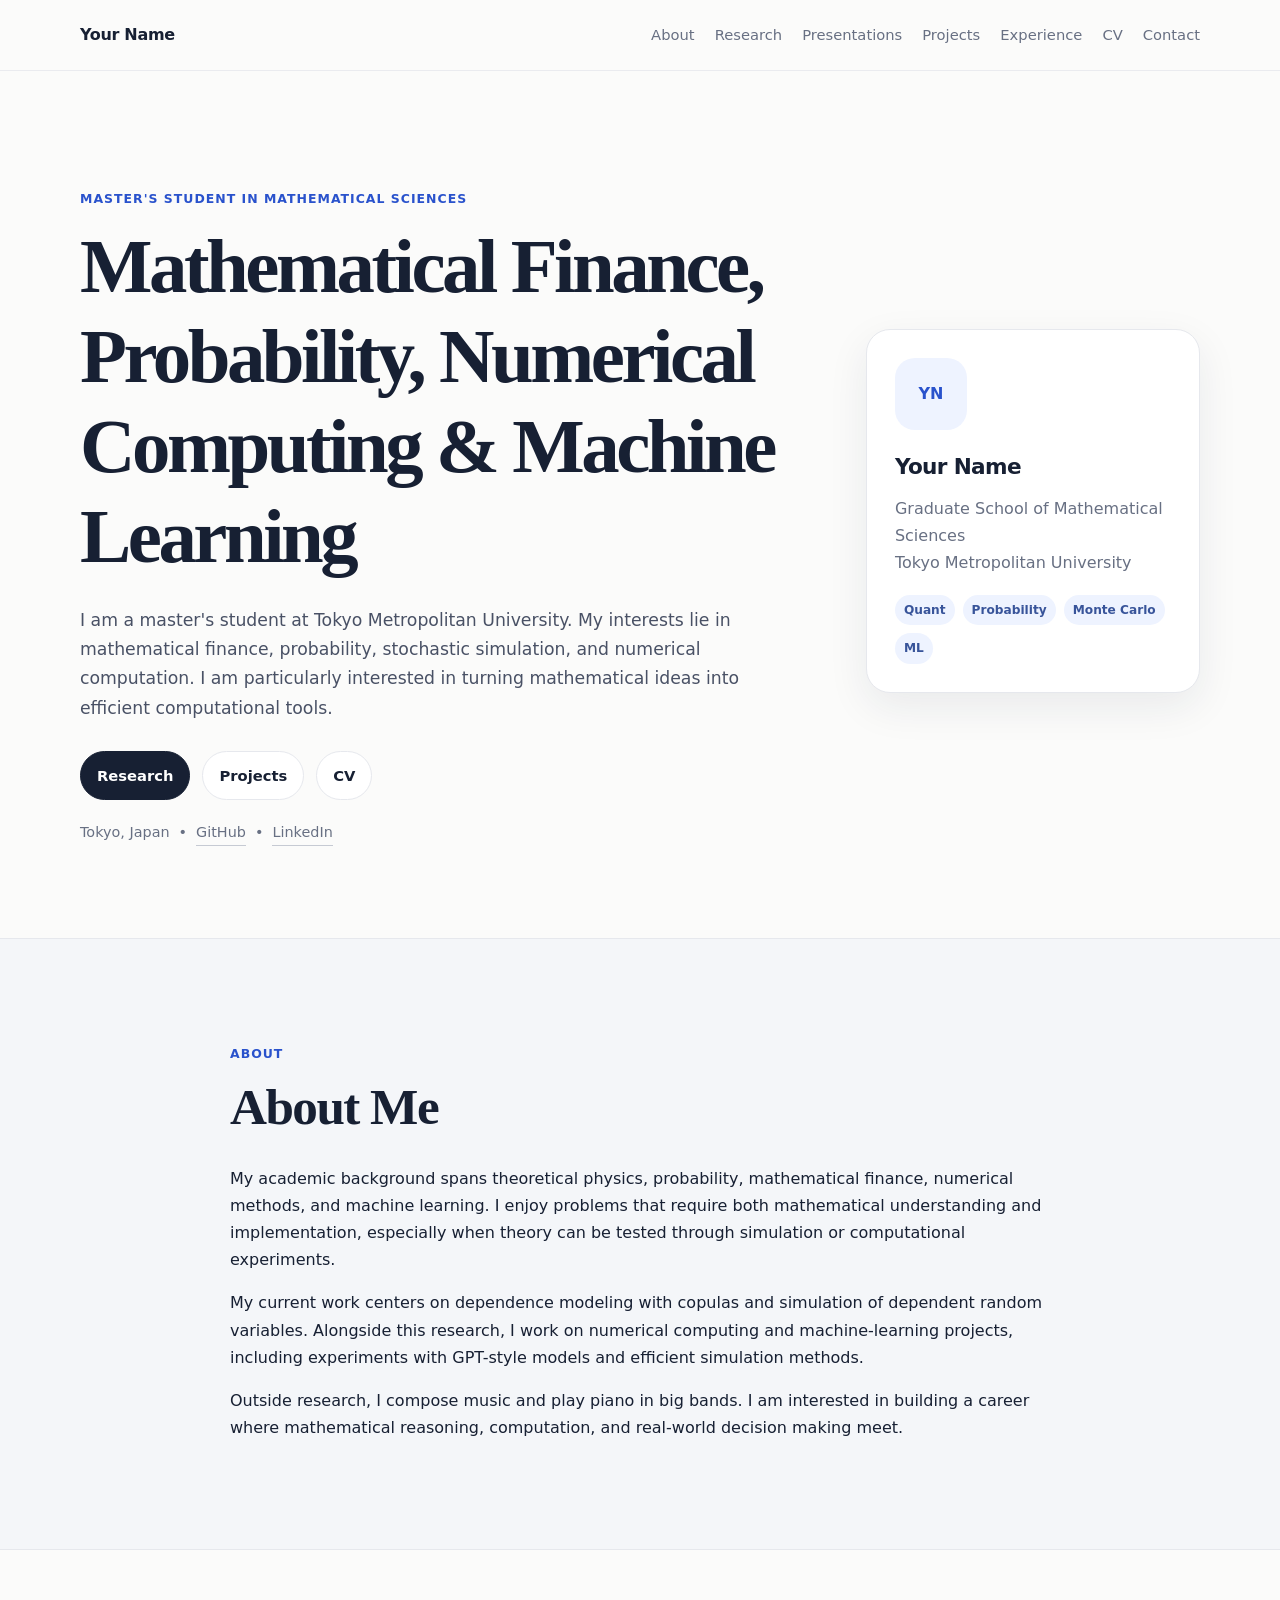
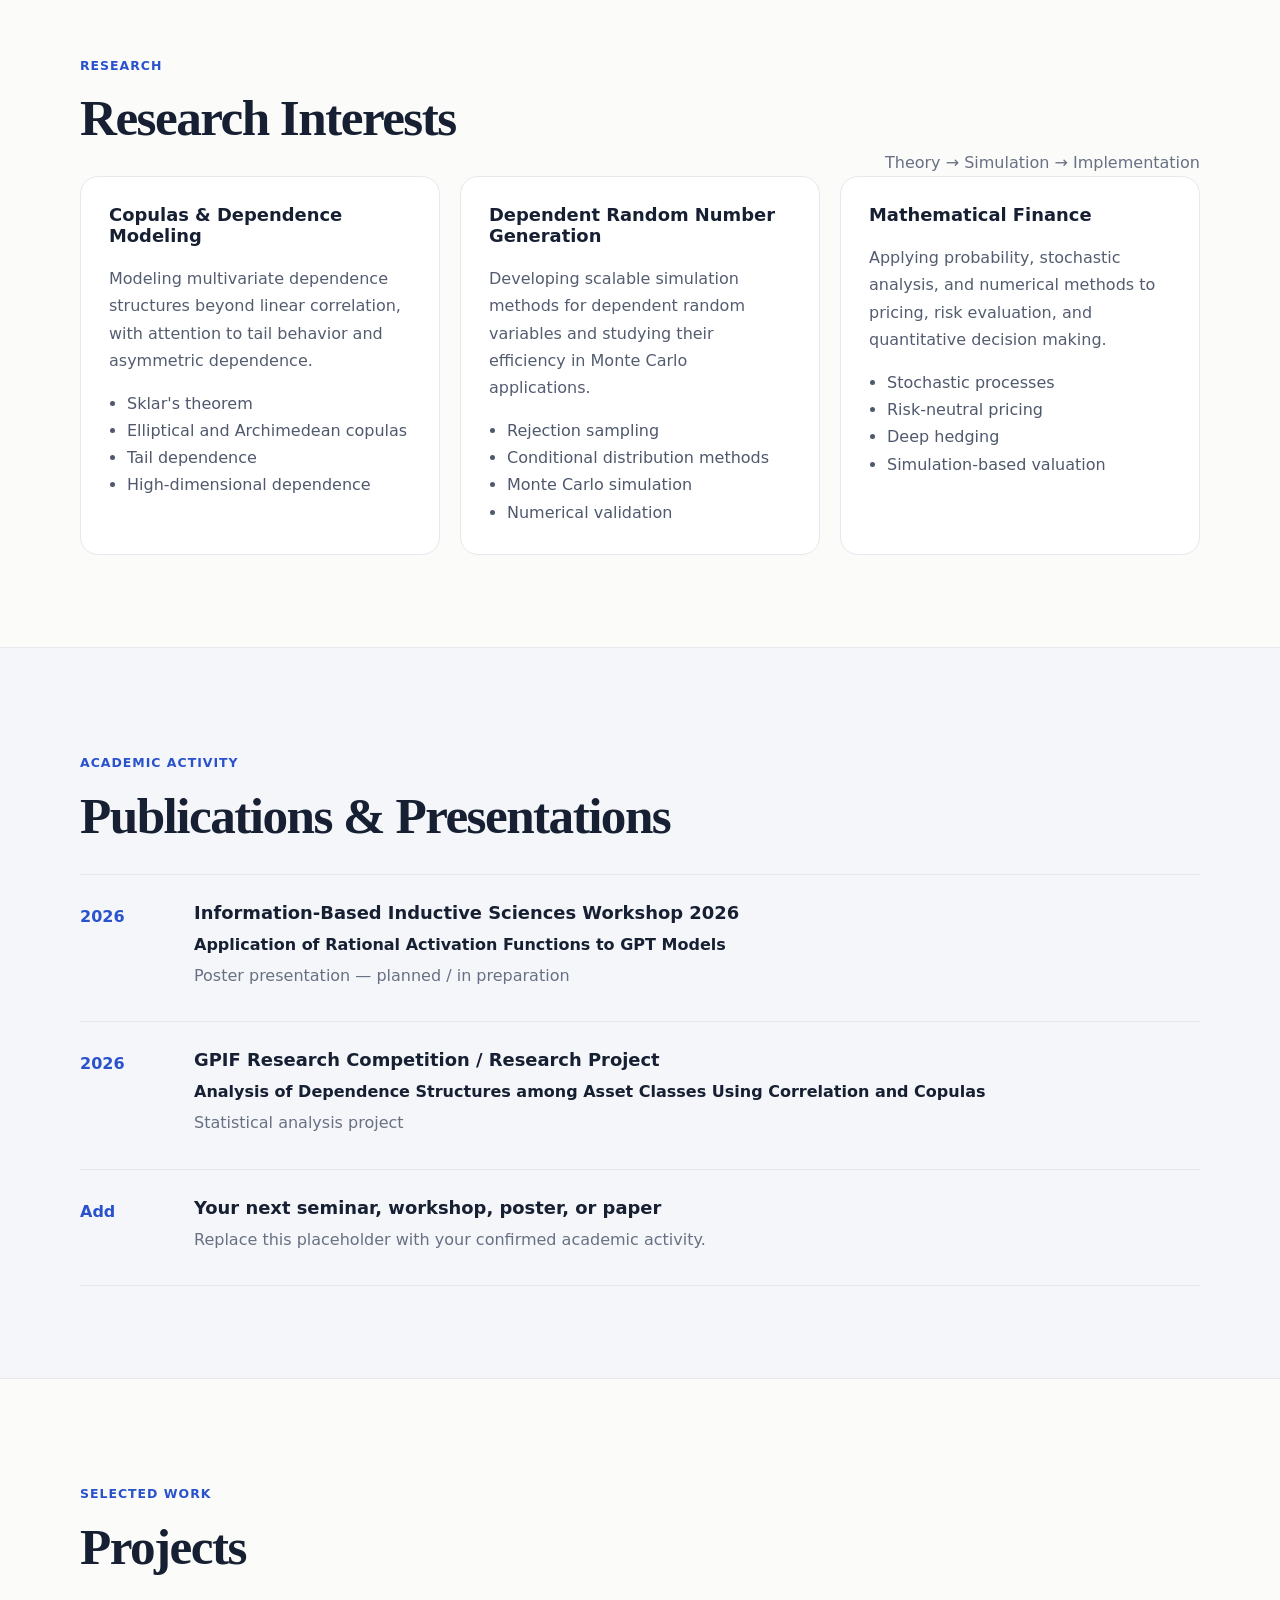
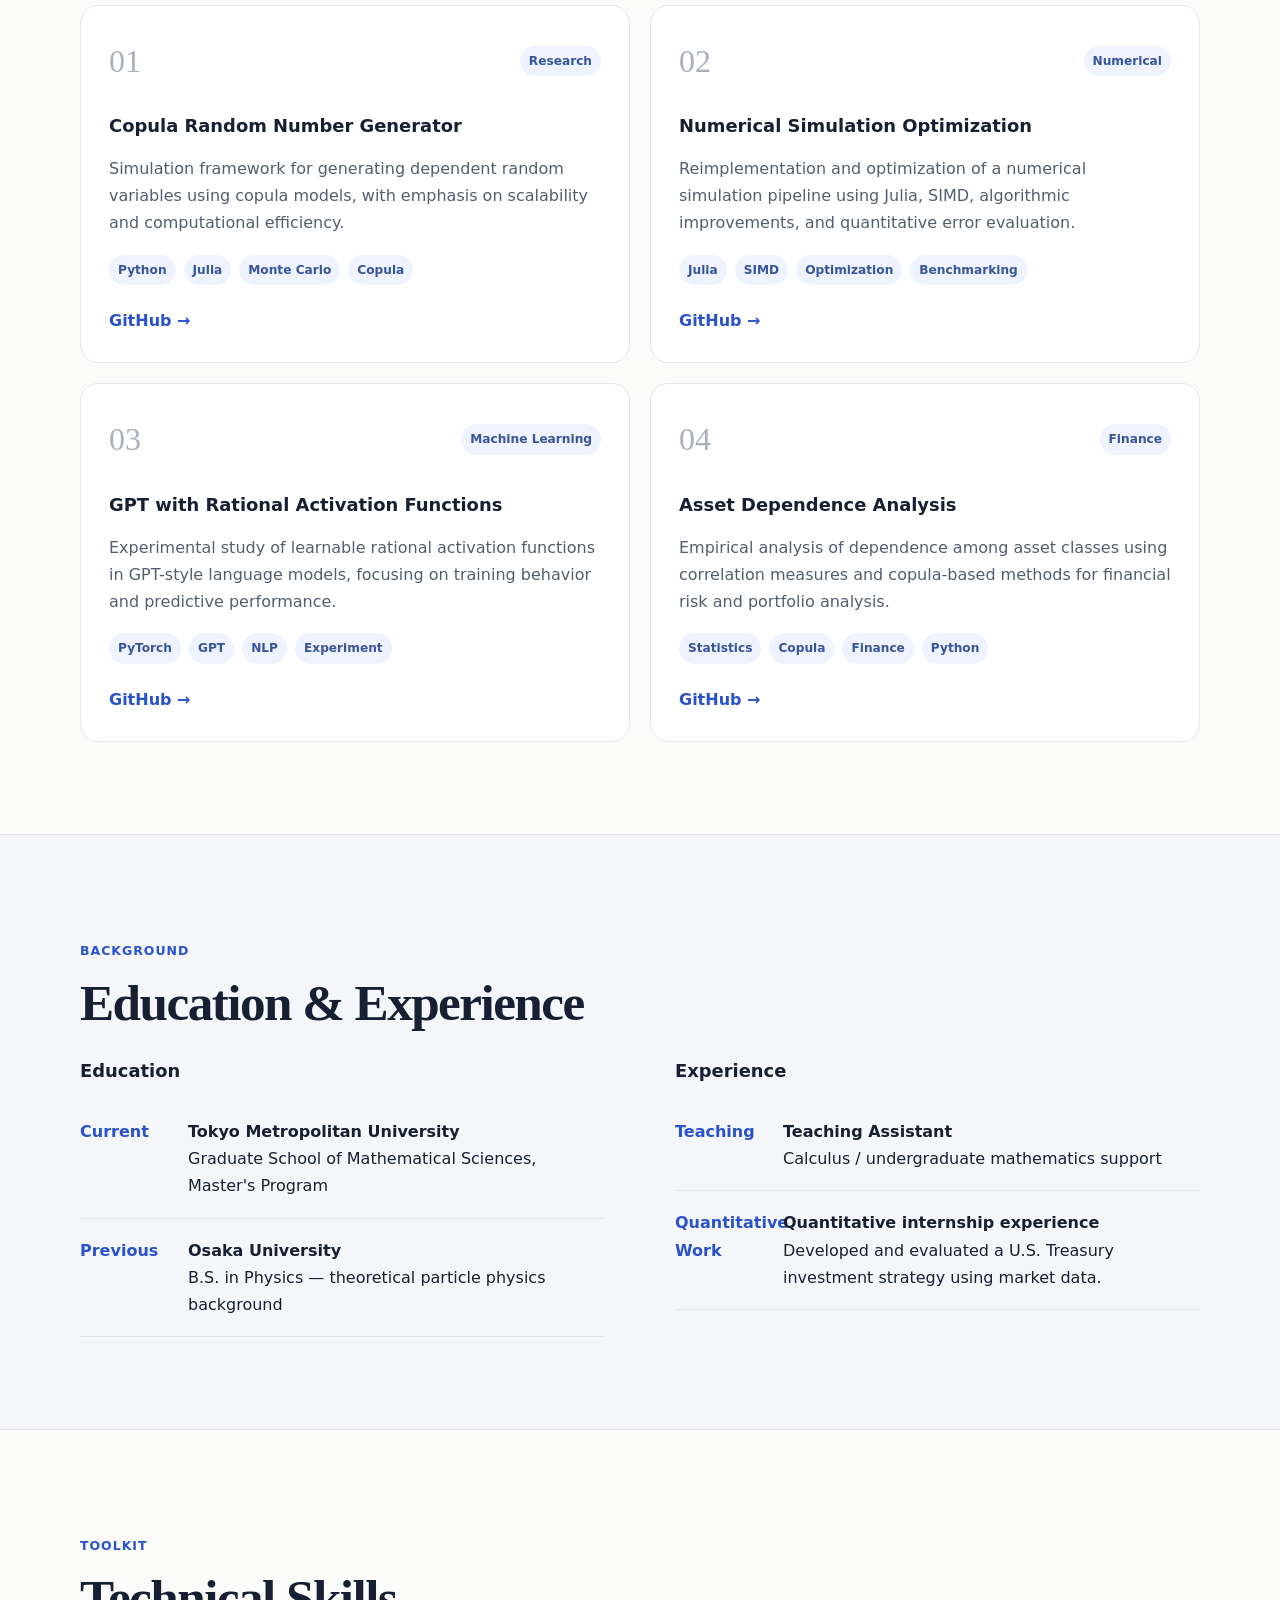
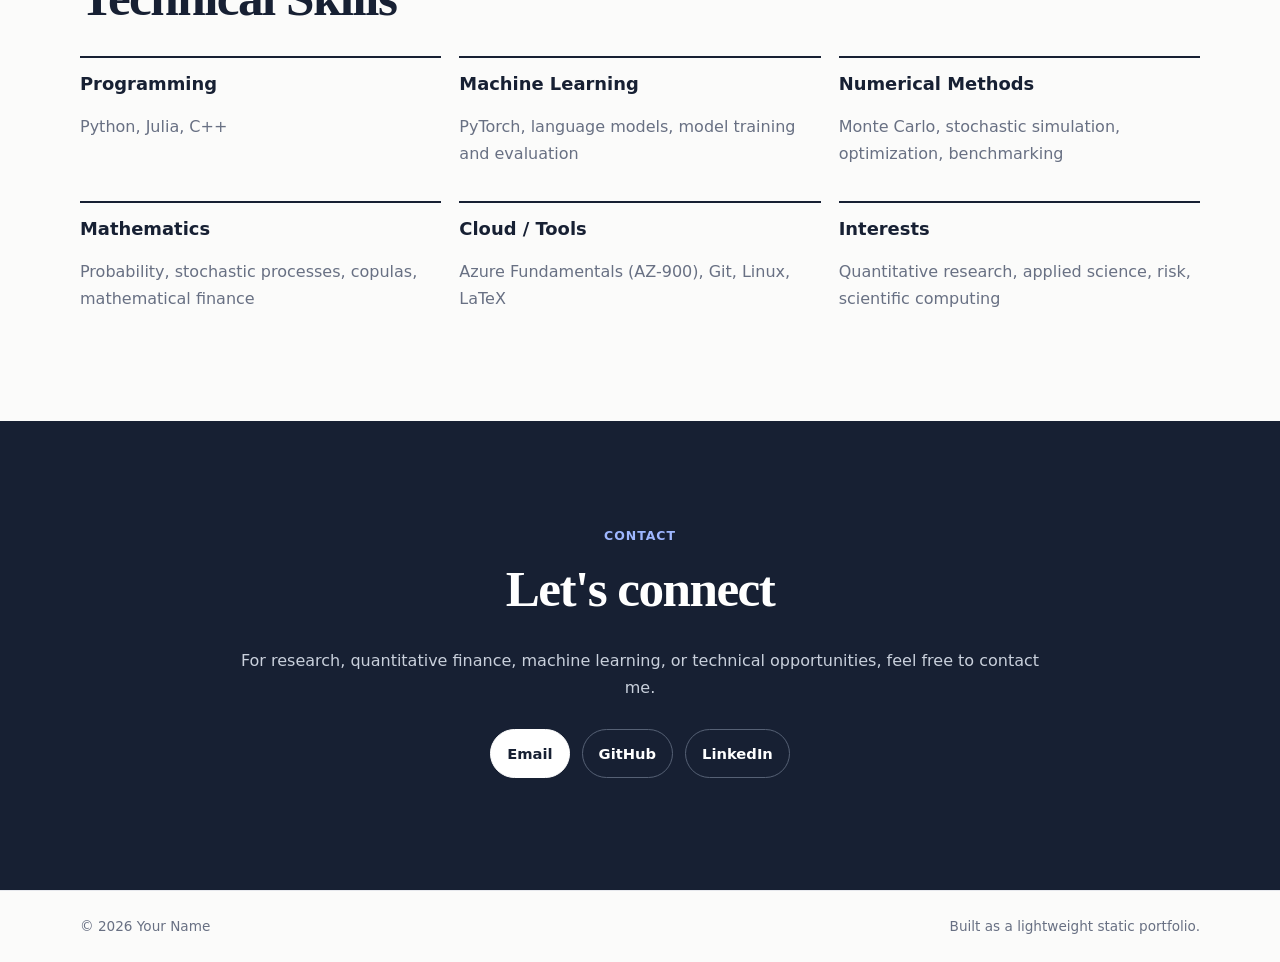
<file: index.html>
<!doctype html>
<html lang="en">
<head>
  <meta charset="utf-8" />
  <meta name="viewport" content="width=device-width, initial-scale=1" />
  <meta name="description" content="Academic and technical portfolio in mathematical finance, probability, numerical computing, and machine learning." />
  <title>Your Name | Mathematical Finance & Numerical Computing</title>
  <link rel="stylesheet" href="styles.css" />
</head>
<body>
  <header class="site-header">
    <div class="container nav-wrap">
      <a class="brand" href="#top">Your Name</a>
      <button class="nav-toggle" type="button" aria-label="Toggle navigation" aria-expanded="false">☰</button>
      <nav class="nav" aria-label="Primary">
        <a href="#about">About</a>
        <a href="#research">Research</a>
        <a href="#presentations">Presentations</a>
        <a href="#projects">Projects</a>
        <a href="#experience">Experience</a>
        <a href="cv.html">CV</a>
        <a href="#contact">Contact</a>
      </nav>
    </div>
  </header>

  <main id="top">
    <section class="hero section">
      <div class="container hero-grid">
        <div>
          <p class="eyebrow">Master's Student in Mathematical Sciences</p>
          <h1>Mathematical Finance, Probability, Numerical Computing & Machine Learning</h1>
          <p class="hero-copy">
            I am a master's student at Tokyo Metropolitan University. My interests lie in mathematical finance,
            probability, stochastic simulation, and numerical computation. I am particularly interested in turning
            mathematical ideas into efficient computational tools.
          </p>
          <div class="actions">
            <a class="button primary" href="#research">Research</a>
            <a class="button" href="#projects">Projects</a>
            <a class="button" href="cv.html">CV</a>
          </div>
          <div class="quick-links" aria-label="External profiles">
            <span>Tokyo, Japan</span>
            <span>•</span>
            <a href="https://github.com/USERNAME">GitHub</a>
            <span>•</span>
            <a href="https://www.linkedin.com/in/USERNAME/">LinkedIn</a>
          </div>
        </div>
        <aside class="profile-card">
          <div class="avatar" aria-hidden="true">YN</div>
          <h2>Your Name</h2>
          <p>Graduate School of Mathematical Sciences<br>Tokyo Metropolitan University</p>
          <div class="tag-row">
            <span>Quant</span><span>Probability</span><span>Monte Carlo</span><span>ML</span>
          </div>
        </aside>
      </div>
    </section>

    <section id="about" class="section section-alt">
      <div class="container narrow">
        <p class="section-kicker">About</p>
        <h2>About Me</h2>
        <p>
          My academic background spans theoretical physics, probability, mathematical finance, numerical methods,
          and machine learning. I enjoy problems that require both mathematical understanding and implementation,
          especially when theory can be tested through simulation or computational experiments.
        </p>
        <p>
          My current work centers on dependence modeling with copulas and simulation of dependent random variables.
          Alongside this research, I work on numerical computing and machine-learning projects, including experiments
          with GPT-style models and efficient simulation methods.
        </p>
        <p>
          Outside research, I compose music and play piano in big bands. I am interested in building a career where
          mathematical reasoning, computation, and real-world decision making meet.
        </p>
      </div>
    </section>

    <section id="research" class="section">
      <div class="container">
        <p class="section-kicker">Research</p>
        <div class="section-heading-row">
          <h2>Research Interests</h2>
          <span class="muted">Theory → Simulation → Implementation</span>
        </div>
        <div class="cards three">
          <article class="card">
            <h3>Copulas & Dependence Modeling</h3>
            <p>Modeling multivariate dependence structures beyond linear correlation, with attention to tail behavior and asymmetric dependence.</p>
            <ul class="compact-list">
              <li>Sklar's theorem</li>
              <li>Elliptical and Archimedean copulas</li>
              <li>Tail dependence</li>
              <li>High-dimensional dependence</li>
            </ul>
          </article>
          <article class="card">
            <h3>Dependent Random Number Generation</h3>
            <p>Developing scalable simulation methods for dependent random variables and studying their efficiency in Monte Carlo applications.</p>
            <ul class="compact-list">
              <li>Rejection sampling</li>
              <li>Conditional distribution methods</li>
              <li>Monte Carlo simulation</li>
              <li>Numerical validation</li>
            </ul>
          </article>
          <article class="card">
            <h3>Mathematical Finance</h3>
            <p>Applying probability, stochastic analysis, and numerical methods to pricing, risk evaluation, and quantitative decision making.</p>
            <ul class="compact-list">
              <li>Stochastic processes</li>
              <li>Risk-neutral pricing</li>
              <li>Deep hedging</li>
              <li>Simulation-based valuation</li>
            </ul>
          </article>
        </div>
      </div>
    </section>

    <section id="presentations" class="section section-alt">
      <div class="container">
        <p class="section-kicker">Academic Activity</p>
        <h2>Publications & Presentations</h2>
        <div class="timeline">
          <article class="timeline-item">
            <div class="timeline-year">2026</div>
            <div>
              <h3>Information-Based Inductive Sciences Workshop 2026</h3>
              <p><strong>Application of Rational Activation Functions to GPT Models</strong></p>
              <p class="muted">Poster presentation — planned / in preparation</p>
            </div>
          </article>
          <article class="timeline-item">
            <div class="timeline-year">2026</div>
            <div>
              <h3>GPIF Research Competition / Research Project</h3>
              <p><strong>Analysis of Dependence Structures among Asset Classes Using Correlation and Copulas</strong></p>
              <p class="muted">Statistical analysis project</p>
            </div>
          </article>
          <article class="timeline-item">
            <div class="timeline-year">Add</div>
            <div>
              <h3>Your next seminar, workshop, poster, or paper</h3>
              <p class="muted">Replace this placeholder with your confirmed academic activity.</p>
            </div>
          </article>
        </div>
      </div>
    </section>

    <section id="projects" class="section">
      <div class="container">
        <p class="section-kicker">Selected Work</p>
        <h2>Projects</h2>
        <div class="cards two">
          <article class="card project-card">
            <div class="project-top"><span class="project-number">01</span><span class="status">Research</span></div>
            <h3>Copula Random Number Generator</h3>
            <p>Simulation framework for generating dependent random variables using copula models, with emphasis on scalability and computational efficiency.</p>
            <div class="tag-row"><span>Python</span><span>Julia</span><span>Monte Carlo</span><span>Copula</span></div>
            <a class="text-link" href="https://github.com/USERNAME">GitHub →</a>
          </article>
          <article class="card project-card">
            <div class="project-top"><span class="project-number">02</span><span class="status">Numerical</span></div>
            <h3>Numerical Simulation Optimization</h3>
            <p>Reimplementation and optimization of a numerical simulation pipeline using Julia, SIMD, algorithmic improvements, and quantitative error evaluation.</p>
            <div class="tag-row"><span>Julia</span><span>SIMD</span><span>Optimization</span><span>Benchmarking</span></div>
            <a class="text-link" href="https://github.com/USERNAME">GitHub →</a>
          </article>
          <article class="card project-card">
            <div class="project-top"><span class="project-number">03</span><span class="status">Machine Learning</span></div>
            <h3>GPT with Rational Activation Functions</h3>
            <p>Experimental study of learnable rational activation functions in GPT-style language models, focusing on training behavior and predictive performance.</p>
            <div class="tag-row"><span>PyTorch</span><span>GPT</span><span>NLP</span><span>Experiment</span></div>
            <a class="text-link" href="https://github.com/USERNAME">GitHub →</a>
          </article>
          <article class="card project-card">
            <div class="project-top"><span class="project-number">04</span><span class="status">Finance</span></div>
            <h3>Asset Dependence Analysis</h3>
            <p>Empirical analysis of dependence among asset classes using correlation measures and copula-based methods for financial risk and portfolio analysis.</p>
            <div class="tag-row"><span>Statistics</span><span>Copula</span><span>Finance</span><span>Python</span></div>
            <a class="text-link" href="https://github.com/USERNAME">GitHub →</a>
          </article>
        </div>
      </div>
    </section>

    <section id="experience" class="section section-alt">
      <div class="container">
        <p class="section-kicker">Background</p>
        <h2>Education & Experience</h2>
        <div class="split">
          <div>
            <h3>Education</h3>
            <div class="entry">
              <p class="entry-date">Current</p>
              <p><strong>Tokyo Metropolitan University</strong><br>Graduate School of Mathematical Sciences, Master's Program</p>
            </div>
            <div class="entry">
              <p class="entry-date">Previous</p>
              <p><strong>Osaka University</strong><br>B.S. in Physics — theoretical particle physics background</p>
            </div>
          </div>
          <div>
            <h3>Experience</h3>
            <div class="entry">
              <p class="entry-date">Teaching</p>
              <p><strong>Teaching Assistant</strong><br>Calculus / undergraduate mathematics support</p>
            </div>
            <div class="entry">
              <p class="entry-date">Quantitative Work</p>
              <p><strong>Quantitative internship experience</strong><br>Developed and evaluated a U.S. Treasury investment strategy using market data.</p>
            </div>
          </div>
        </div>
      </div>
    </section>

    <section class="section">
      <div class="container">
        <p class="section-kicker">Toolkit</p>
        <h2>Technical Skills</h2>
        <div class="skills-grid">
          <div><h3>Programming</h3><p>Python, Julia, C++</p></div>
          <div><h3>Machine Learning</h3><p>PyTorch, language models, model training and evaluation</p></div>
          <div><h3>Numerical Methods</h3><p>Monte Carlo, stochastic simulation, optimization, benchmarking</p></div>
          <div><h3>Mathematics</h3><p>Probability, stochastic processes, copulas, mathematical finance</p></div>
          <div><h3>Cloud / Tools</h3><p>Azure Fundamentals (AZ-900), Git, Linux, LaTeX</p></div>
          <div><h3>Interests</h3><p>Quantitative research, applied science, risk, scientific computing</p></div>
        </div>
      </div>
    </section>

    <section id="contact" class="section contact-section">
      <div class="container narrow center">
        <p class="section-kicker">Contact</p>
        <h2>Let's connect</h2>
        <p>For research, quantitative finance, machine learning, or technical opportunities, feel free to contact me.</p>
        <div class="actions center-actions">
          <a class="button primary" href="mailto:your.email@example.com">Email</a>
          <a class="button" href="https://github.com/USERNAME">GitHub</a>
          <a class="button" href="https://www.linkedin.com/in/USERNAME/">LinkedIn</a>
        </div>
      </div>
    </section>
  </main>

  <footer class="site-footer">
    <div class="container footer-wrap">
      <span>© <span id="year"></span> Your Name</span>
      <span>Built as a lightweight static portfolio.</span>
    </div>
  </footer>

  <script src="script.js"></script>
</body>
</html>
</file>
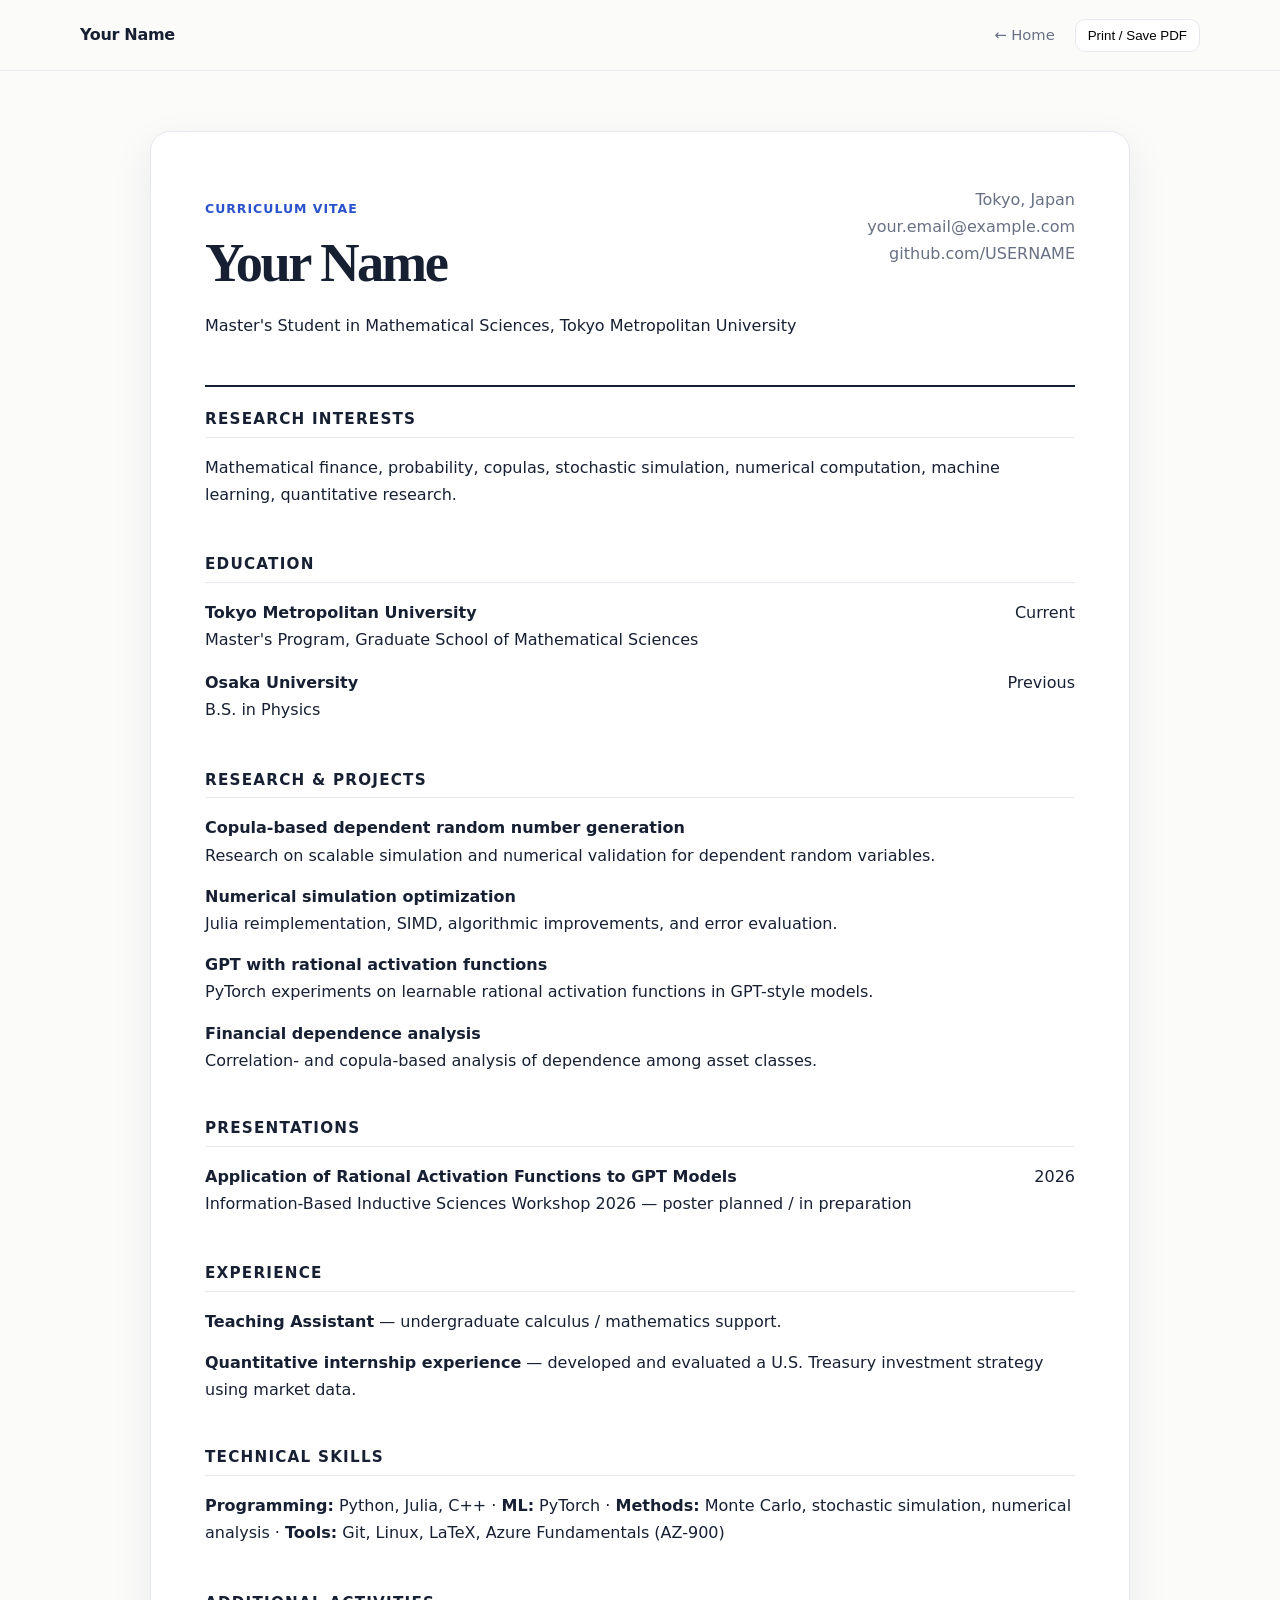
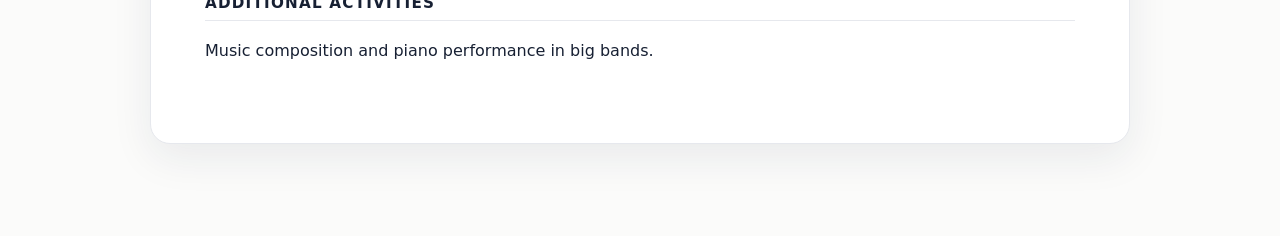
<file: cv.html>
<!doctype html>
<html lang="en">
<head>
  <meta charset="utf-8" />
  <meta name="viewport" content="width=device-width, initial-scale=1" />
  <title>CV | Your Name</title>
  <link rel="stylesheet" href="styles.css" />
</head>
<body>
  <header class="site-header">
    <div class="container nav-wrap">
      <a class="brand" href="index.html">Your Name</a>
      <nav class="nav cv-nav"><a href="index.html">← Home</a><button class="print-button" onclick="window.print()">Print / Save PDF</button></nav>
    </div>
  </header>

  <main class="section cv-page">
    <div class="container cv-sheet">
      <div class="cv-header">
        <div><p class="eyebrow">Curriculum Vitae</p><h1>Your Name</h1><p>Master's Student in Mathematical Sciences, Tokyo Metropolitan University</p></div>
        <div class="cv-contact">Tokyo, Japan<br>your.email@example.com<br>github.com/USERNAME</div>
      </div>

      <section class="cv-section"><h2>Research Interests</h2><p>Mathematical finance, probability, copulas, stochastic simulation, numerical computation, machine learning, quantitative research.</p></section>

      <section class="cv-section"><h2>Education</h2>
        <div class="cv-row"><div><strong>Tokyo Metropolitan University</strong><br>Master's Program, Graduate School of Mathematical Sciences</div><div>Current</div></div>
        <div class="cv-row"><div><strong>Osaka University</strong><br>B.S. in Physics</div><div>Previous</div></div>
      </section>

      <section class="cv-section"><h2>Research & Projects</h2>
        <div class="cv-item"><strong>Copula-based dependent random number generation</strong><br>Research on scalable simulation and numerical validation for dependent random variables.</div>
        <div class="cv-item"><strong>Numerical simulation optimization</strong><br>Julia reimplementation, SIMD, algorithmic improvements, and error evaluation.</div>
        <div class="cv-item"><strong>GPT with rational activation functions</strong><br>PyTorch experiments on learnable rational activation functions in GPT-style models.</div>
        <div class="cv-item"><strong>Financial dependence analysis</strong><br>Correlation- and copula-based analysis of dependence among asset classes.</div>
      </section>

      <section class="cv-section"><h2>Presentations</h2>
        <div class="cv-row"><div><strong>Application of Rational Activation Functions to GPT Models</strong><br>Information-Based Inductive Sciences Workshop 2026 — poster planned / in preparation</div><div>2026</div></div>
      </section>

      <section class="cv-section"><h2>Experience</h2>
        <div class="cv-item"><strong>Teaching Assistant</strong> — undergraduate calculus / mathematics support.</div>
        <div class="cv-item"><strong>Quantitative internship experience</strong> — developed and evaluated a U.S. Treasury investment strategy using market data.</div>
      </section>

      <section class="cv-section"><h2>Technical Skills</h2><p><strong>Programming:</strong> Python, Julia, C++ · <strong>ML:</strong> PyTorch · <strong>Methods:</strong> Monte Carlo, stochastic simulation, numerical analysis · <strong>Tools:</strong> Git, Linux, LaTeX, Azure Fundamentals (AZ-900)</p></section>

      <section class="cv-section"><h2>Additional Activities</h2><p>Music composition and piano performance in big bands.</p></section>
    </div>
  </main>
</body>
</html>
</file>
<file: styles.css>
:root {
  --bg: #fbfbfa;
  --surface: #ffffff;
  --text: #172033;
  --muted: #687083;
  --line: #e6e8ed;
  --accent: #2952cc;
  --accent-soft: #eef3ff;
  --max: 1120px;
  --radius: 18px;
  --shadow: 0 14px 40px rgba(25, 35, 60, 0.08);
}
* { box-sizing: border-box; }
html { scroll-behavior: smooth; }
body { margin: 0; font-family: system-ui, -apple-system, BlinkMacSystemFont, "Segoe UI", sans-serif; background: var(--bg); color: var(--text); line-height: 1.7; }
a { color: inherit; }
.container { width: min(calc(100% - 40px), var(--max)); margin: 0 auto; }
.narrow { max-width: 820px; }
.site-header { position: sticky; top: 0; z-index: 20; backdrop-filter: blur(16px); background: rgba(251,251,250,.88); border-bottom: 1px solid rgba(230,232,237,.8); }
.nav-wrap { min-height: 70px; display: flex; align-items: center; justify-content: space-between; gap: 24px; }
.brand { font-weight: 700; text-decoration: none; letter-spacing: -.02em; }
.nav { display: flex; align-items: center; gap: 20px; }
.nav a { text-decoration: none; font-size: .92rem; color: var(--muted); }
.nav a:hover { color: var(--text); }
.nav-toggle { display: none; background: none; border: 0; font-size: 1.4rem; }
.section { padding: 92px 0; }
.section-alt { background: #f4f6f9; border-top: 1px solid var(--line); border-bottom: 1px solid var(--line); }
.hero { padding-top: 105px; }
.hero-grid { display: grid; grid-template-columns: minmax(0, 1.5fr) minmax(260px, .7fr); gap: 70px; align-items: center; }
.eyebrow, .section-kicker { color: var(--accent); font-weight: 700; letter-spacing: .08em; text-transform: uppercase; font-size: .78rem; }
h1, h2, h3 { margin-top: 0; line-height: 1.17; }
h1 { font-family: Georgia, "Times New Roman", serif; font-size: clamp(2.8rem, 6vw, 5.2rem); letter-spacing: -.045em; margin-bottom: 24px; }
h2 { font-family: Georgia, "Times New Roman", serif; font-size: clamp(2rem, 4vw, 3.2rem); letter-spacing: -.03em; margin-bottom: 28px; }
h3 { font-size: 1.12rem; }
.hero-copy { max-width: 760px; font-size: 1.08rem; color: #495165; }
.actions { display: flex; flex-wrap: wrap; gap: 12px; margin: 28px 0 20px; }
.button { display: inline-flex; align-items: center; justify-content: center; padding: 11px 16px; border: 1px solid var(--line); border-radius: 999px; text-decoration: none; background: var(--surface); font-weight: 600; font-size: .92rem; }
.button.primary { background: var(--text); color: white; border-color: var(--text); }
.quick-links { display: flex; flex-wrap: wrap; gap: 9px; font-size: .9rem; color: var(--muted); }
.quick-links a { text-decoration: none; border-bottom: 1px solid #c6cad3; }
.profile-card { background: var(--surface); border: 1px solid var(--line); border-radius: 24px; padding: 28px; box-shadow: var(--shadow); }
.profile-card h2 { font-family: system-ui, -apple-system, BlinkMacSystemFont, "Segoe UI", sans-serif; font-size: 1.35rem; margin-bottom: 8px; }
.profile-card p { color: var(--muted); }
.avatar { width: 72px; height: 72px; display: grid; place-items: center; border-radius: 20px; background: var(--accent-soft); color: var(--accent); font-weight: 800; margin-bottom: 24px; }
.tag-row { display: flex; flex-wrap: wrap; gap: 8px; margin-top: 18px; }
.tag-row span, .status { display: inline-flex; padding: 5px 9px; border-radius: 999px; background: var(--accent-soft); color: #38549a; font-size: .76rem; font-weight: 700; }
.section-heading-row { display: flex; align-items: end; justify-content: space-between; gap: 20px; }
.muted { color: var(--muted); }
.cards { display: grid; gap: 20px; }
.cards.three { grid-template-columns: repeat(3, 1fr); }
.cards.two { grid-template-columns: repeat(2, 1fr); }
.card { background: var(--surface); border: 1px solid var(--line); border-radius: var(--radius); padding: 28px; }
.card p { color: #545d70; }
.compact-list { padding-left: 18px; margin-bottom: 0; color: #4f586c; }
.timeline { border-top: 1px solid var(--line); }
.timeline-item { display: grid; grid-template-columns: 90px 1fr; gap: 24px; padding: 28px 0; border-bottom: 1px solid var(--line); }
.timeline-year { font-weight: 800; color: var(--accent); }
.timeline-item h3 { margin-bottom: 7px; }
.timeline-item p { margin: 4px 0; }
.project-top { display: flex; justify-content: space-between; align-items: center; margin-bottom: 28px; }
.project-number { font-size: 2rem; font-family: Georgia, "Times New Roman", serif; color: #a9afbd; }
.text-link { display: inline-block; margin-top: 22px; text-decoration: none; font-weight: 700; color: var(--accent); }
.split { display: grid; grid-template-columns: 1fr 1fr; gap: 70px; }
.entry { display: grid; grid-template-columns: 90px 1fr; gap: 18px; padding: 18px 0; border-bottom: 1px solid var(--line); }
.entry-date { color: var(--accent); font-weight: 700; margin: 0; }
.entry p { margin: 0; }
.skills-grid { display: grid; grid-template-columns: repeat(3, 1fr); gap: 18px; }
.skills-grid > div { border-top: 2px solid var(--text); padding-top: 16px; }
.skills-grid p { color: var(--muted); }
.contact-section { background: var(--text); color: white; }
.contact-section .section-kicker { color: #9fb7ff; }
.contact-section p { color: #c9d0dc; }
.contact-section .button { background: transparent; color: white; border-color: #566175; }
.contact-section .button.primary { background: white; color: var(--text); border-color: white; }
.center { text-align: center; }
.center-actions { justify-content: center; }
.site-footer { border-top: 1px solid var(--line); padding: 24px 0; color: var(--muted); font-size: .85rem; }
.footer-wrap { display: flex; justify-content: space-between; gap: 20px; }
.print-button { border: 1px solid var(--line); background: white; padding: 8px 12px; border-radius: 10px; cursor: pointer; }
.cv-page { padding-top: 60px; }
.cv-sheet { background: white; border: 1px solid var(--line); border-radius: 20px; padding: 54px; box-shadow: var(--shadow); max-width: 980px; }
.cv-header { display: flex; justify-content: space-between; gap: 40px; padding-bottom: 30px; border-bottom: 2px solid var(--text); }
.cv-header h1 { font-size: 3.4rem; margin-bottom: 6px; }
.cv-contact { text-align: right; color: var(--muted); }
.cv-section { padding: 24px 0 8px; }
.cv-section h2 { font-family: system-ui, -apple-system, BlinkMacSystemFont, "Segoe UI", sans-serif; text-transform: uppercase; font-size: .95rem; letter-spacing: .08em; border-bottom: 1px solid var(--line); padding-bottom: 8px; margin-bottom: 16px; }
.cv-row { display: flex; justify-content: space-between; gap: 30px; margin-bottom: 16px; }
.cv-item { margin-bottom: 14px; }
@media (max-width: 860px) {
  .hero-grid, .cards.three, .cards.two, .split, .skills-grid { grid-template-columns: 1fr; }
  .profile-card { max-width: 480px; }
  .nav-toggle { display: block; }
  .nav { position: absolute; left: 20px; right: 20px; top: 64px; display: none; flex-direction: column; align-items: flex-start; padding: 18px; background: white; border: 1px solid var(--line); border-radius: 14px; box-shadow: var(--shadow); }
  .nav.open { display: flex; }
  .cv-nav { position: static; display: flex; flex-direction: row; padding: 0; border: 0; box-shadow: none; background: transparent; }
  .section { padding: 72px 0; }
  .section-heading-row { align-items: flex-start; flex-direction: column; }
  .cv-header { flex-direction: column; }
  .cv-contact { text-align: left; }
}
@media (max-width: 560px) {
  .container { width: min(calc(100% - 28px), var(--max)); }
  .hero { padding-top: 76px; }
  h1 { font-size: 2.7rem; }
  .timeline-item, .entry { grid-template-columns: 1fr; gap: 5px; }
  .cv-sheet { padding: 28px; border-radius: 0; border-left: 0; border-right: 0; }
  .footer-wrap { flex-direction: column; }
}
@media print {
  .site-header, .print-button { display: none !important; }
  body { background: white; }
  .cv-page { padding: 0; }
  .cv-sheet { box-shadow: none; border: 0; padding: 0; }
}
</file>
